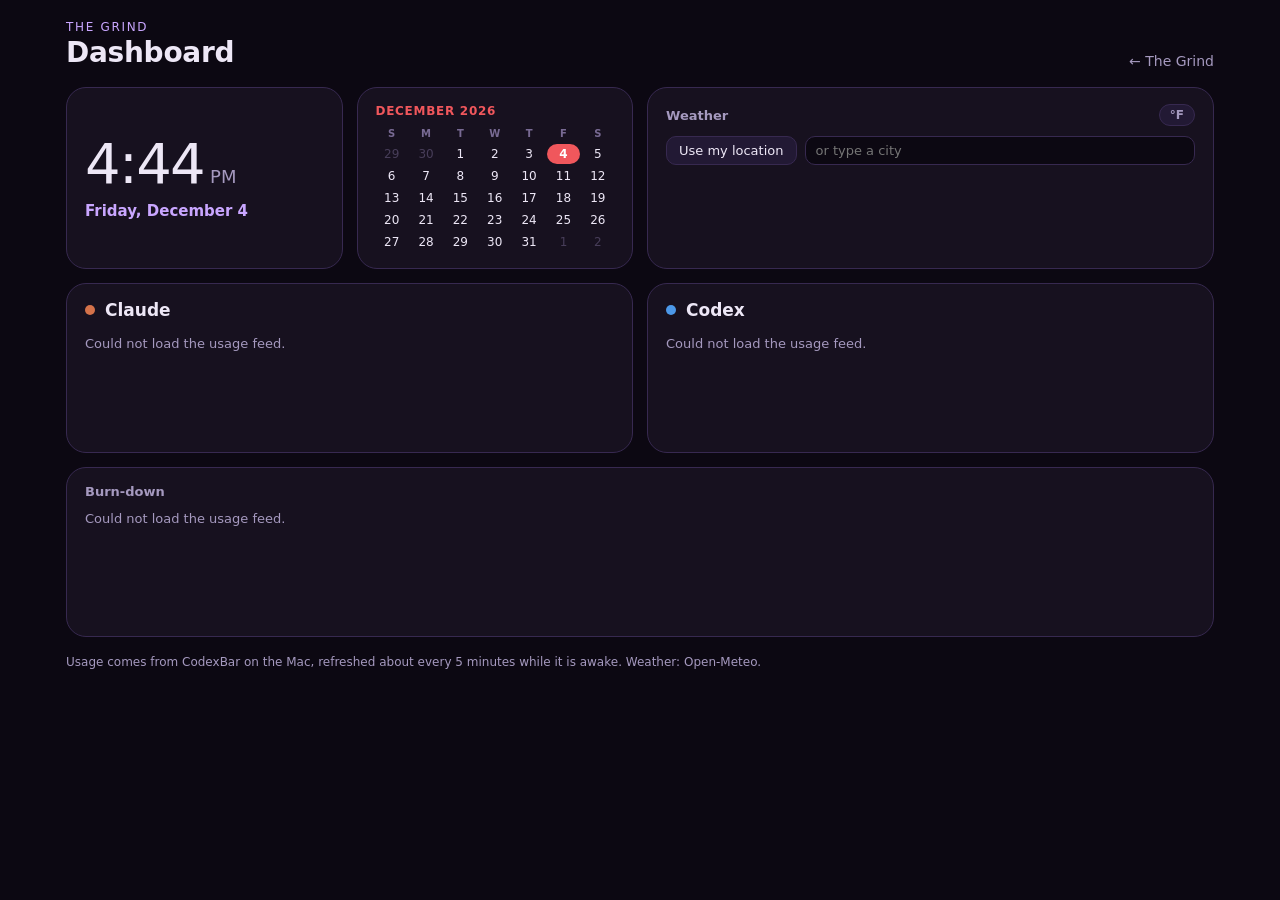
<file: dashboard/index.html>
<!doctype html>
<html lang="en">
<head>
<meta charset="utf-8">
<meta name="viewport" content="width=device-width, initial-scale=1, viewport-fit=cover">
<meta name="theme-color" content="#0C0812">
<title>Dashboard</title>
<link rel="icon" type="image/png" sizes="32x32" href="../favicon-32.png">
<link rel="apple-touch-icon" sizes="180x180" href="../apple-touch-icon.png">
<meta name="application-name" content="The Grind Dashboard">
<link rel="manifest" href="../manifest.webmanifest">
<link rel="stylesheet" href="dashboard.css">
</head>
<body>
<div class="wrap">
  <header class="top">
    <div>
      <div class="eyebrow">The Grind</div>
      <h1>Dashboard</h1>
    </div>
    <a class="back" href="../">← The Grind</a>
  </header>

  <main class="grid">
    <section class="tile clock" aria-label="Clock">
      <div class="clock-time" id="clockTime">--:--</div>
      <div class="clock-date" id="clockDate"></div>
    </section>

    <section class="tile cal" aria-label="Calendar">
      <div class="tile-head"><span id="calMonth"></span></div>
      <div class="cal-grid" id="calGrid"></div>
    </section>

    <section class="tile weather" aria-label="Weather" id="weather">
      <div class="tile-head"><span id="wxPlace">Weather</span>
        <button type="button" class="chip" id="wxUnits" title="Switch units">°F</button></div>
      <div id="wxBody"></div>
    </section>

    <section class="tile usage" aria-label="Claude usage" data-provider="claude"></section>
    <section class="tile usage" aria-label="Codex usage" data-provider="codex"></section>

    <section class="tile burn wide" aria-label="Burn-down">
      <div class="tile-head"><span>Burn-down</span><span class="muted small" id="feedAge" role="status"></span></div>
      <div class="burn-row" id="burnRow"></div>
    </section>
  </main>

  <p class="foot muted small">Usage comes from CodexBar on the Mac, refreshed about every 5 minutes while it is awake. Weather: Open-Meteo.</p>
</div>
<script src="dashboard.js"></script>
</body>
</html>
</file>
<file: dashboard/dashboard.css>
/* The Grind dashboard. Tokens match the dark theme in ../index.html. */
:root{
  --paper:#0C0812; --card:#17111F; --surface-2:#221934; --track:#372950;
  --ink:#EDE7F6; --muted:#A599BF; --muted-2:#786A93; --line:#372950;
  --signal:#A855F7; --signal-dim:#C9A6FF; --star:#F2C14E; --alarm:#F0575C; --good:#4FC48A;
  --claude:#D4724A; --codex:#4C98E8;
  --radius:20px;
  --mono: ui-monospace, "SF Mono", "Cascadia Code", "Roboto Mono", Consolas, monospace;
  --sans: system-ui, -apple-system, "Segoe UI", Roboto, Helvetica, Arial, sans-serif;
  color-scheme: dark;
}
*{box-sizing:border-box}
html,body{margin:0;background:var(--paper);color:var(--ink);font-family:var(--sans)}
body{min-height:100vh;-webkit-font-smoothing:antialiased}
.wrap{max-width:1180px;margin:0 auto;padding:max(20px,env(safe-area-inset-top)) 16px 32px}
.top{display:flex;justify-content:space-between;align-items:flex-end;gap:12px;margin-bottom:18px}
.eyebrow{font-size:12px;letter-spacing:.14em;text-transform:uppercase;color:var(--signal-dim)}
h1{margin:2px 0 0;font-size:28px;font-weight:700;letter-spacing:-.01em}
.back{color:var(--muted);text-decoration:none;font-size:14px}
.back:hover{color:var(--ink)}
.muted{color:var(--muted)} .small{font-size:12px}
.foot{margin-top:18px}

.grid{display:grid;gap:14px;grid-template-columns:repeat(4,minmax(0,1fr))}
.tile{background:var(--card);border:1px solid var(--line);border-radius:var(--radius);padding:16px 18px;min-height:170px;min-width:0}
.wide{grid-column:1/-1}
.weather,.usage{grid-column:span 2}
.tile-head{display:flex;justify-content:space-between;align-items:center;gap:8px;font-size:13px;font-weight:600;color:var(--muted);margin-bottom:10px}
.chip{font:inherit;font-size:12px;color:var(--muted);background:var(--surface-2);border:1px solid var(--line);border-radius:999px;padding:3px 10px;cursor:pointer}
.chip:hover{color:var(--ink)}

/* Clock */
.clock{display:flex;flex-direction:column;justify-content:center}
.clock-time{font-size:56px;font-weight:300;letter-spacing:-.03em;font-variant-numeric:tabular-nums;line-height:1}
.clock-time .ampm{font-size:18px;font-weight:500;color:var(--muted);margin-left:6px;letter-spacing:0}
.clock-date{margin-top:10px;color:var(--signal-dim);font-size:15px;font-weight:600}

/* Calendar */
.cal .tile-head span{color:var(--alarm);text-transform:uppercase;letter-spacing:.06em;font-size:12px}
.cal-grid{display:grid;grid-template-columns:repeat(7,1fr);gap:2px;text-align:center;font-size:12px;font-variant-numeric:tabular-nums}
.cal-grid .dow{color:var(--muted-2);font-size:10px;font-weight:700;padding-bottom:3px}
.cal-grid .d{padding:3px 0;border-radius:999px}
.cal-grid .d.out{color:var(--muted-2);opacity:.5}
.cal-grid .d.today{background:var(--alarm);color:#fff;font-weight:700}

/* Weather */
.wx-now{display:flex;align-items:center;gap:14px}
.wx-temp{font-size:48px;font-weight:300;line-height:1}
.wx-icon{font-size:38px;line-height:1}
.wx-cond{font-size:14px;font-weight:600}
.wx-hilo{font-size:13px;color:var(--muted);margin-top:2px}
.wx-days{display:grid;grid-template-columns:repeat(5,1fr);gap:6px;margin-top:14px;text-align:center;font-size:12px}
.wx-days .day{color:var(--muted)} .wx-days .ic{font-size:18px;margin:3px 0} .wx-days .lo{color:var(--muted-2)}
.wx-setup{display:flex;flex-wrap:wrap;gap:8px;align-items:center;font-size:13px;color:var(--muted)}
.wx-setup input{font:inherit;font-size:13px;background:var(--paper);color:var(--ink);border:1px solid var(--line);border-radius:10px;padding:6px 10px;min-width:0;flex:1 1 140px}
.wx-setup button{font:inherit;font-size:13px;color:var(--ink);background:var(--surface-2);border:1px solid var(--line);border-radius:10px;padding:6px 12px;cursor:pointer}

/* Usage (CodexBar "Usage" widget) */
.prov{display:flex;align-items:center;gap:10px;margin-bottom:14px}
.prov-dot{width:10px;height:10px;border-radius:50%;background:var(--pc)}
.prov-name{font-size:17px;font-weight:700}
.prov-plan{font-size:12px;color:var(--muted);background:var(--surface-2);border-radius:999px;padding:2px 9px}
.win + .win{margin-top:14px}
.win-top{display:flex;justify-content:space-between;align-items:baseline;gap:8px;font-size:13px}
.win-label{font-weight:600}
.win-pct{font-variant-numeric:tabular-nums;font-weight:700;font-size:15px}
.win-pct small{font-weight:500;color:var(--muted);font-size:12px}
.bar{position:relative;height:8px;border-radius:999px;background:var(--track);margin:6px 0 5px;overflow:visible}
.bar-fill{position:absolute;inset:0 auto 0 0;border-radius:999px;background:var(--pc);min-width:4px}
.bar-pace{position:absolute;top:-3px;bottom:-3px;width:2px;border-radius:1px;background:var(--ink);opacity:.7;box-shadow:0 0 0 2px var(--card)}
.win-meta{display:flex;justify-content:space-between;gap:8px;font-size:12px;color:var(--muted)}
.pace.good{color:var(--good)} .pace.warn{color:var(--star)} .pace.bad{color:var(--alarm)}
.extra{margin-top:14px;font-size:12px;color:var(--muted);border-top:1px solid var(--line);padding-top:10px}
.empty{font-size:13px;color:var(--muted);line-height:1.5}
.empty code{font-family:var(--mono);font-size:12px;color:var(--signal-dim)}

/* Burn-down */
.burn-row{display:grid;gap:14px;grid-template-columns:repeat(auto-fit,minmax(260px,1fr))}
.chart{position:relative;background:var(--paper);border:1px solid var(--line);border-radius:14px;padding:12px 12px 8px}
.chart-head{display:flex;justify-content:space-between;align-items:baseline;gap:8px;font-size:13px;margin-bottom:6px}
.chart-head b{display:inline-flex;align-items:center;gap:6px}
.chart-head b::before{content:"";width:8px;height:8px;border-radius:50%;background:var(--pc)}
.chart svg{display:block;width:100%;height:auto;overflow:visible;touch-action:none}
.chart .grid-line{stroke:var(--line);stroke-width:1}
.chart .axis{fill:var(--muted-2);font-size:10px;font-family:var(--sans)}
.chart .pace-line{stroke:var(--muted);stroke-width:1.5;stroke-dasharray:4 4;fill:none}
.chart .used-line{stroke:var(--pc);stroke-width:2;fill:none;stroke-linejoin:round;stroke-linecap:round}
.chart .used-area{fill:var(--pc);opacity:.12}
.chart .now-dot{fill:var(--pc);stroke:var(--paper);stroke-width:2}
.chart .xhair{stroke:var(--ink);stroke-width:1;opacity:.35}
.chart .hint{fill:var(--muted);font-size:10px}
.tip{position:absolute;pointer-events:none;background:var(--surface-2);border:1px solid var(--line);border-radius:8px;padding:5px 8px;font-size:12px;white-space:nowrap;transform:translate(-50%,-110%);z-index:2}
.tip[hidden]{display:none}
.legend{display:flex;gap:14px;font-size:11px;color:var(--muted);margin-top:4px}
.legend i{display:inline-block;width:14px;height:0;border-top:2px solid var(--pc);vertical-align:middle;margin-right:5px}
.legend i.dash{border-top:1.5px dashed var(--muted)}
.sr{position:absolute;width:1px;height:1px;overflow:hidden;clip:rect(0 0 0 0);white-space:nowrap}

@media (max-width:900px){ .grid{grid-template-columns:repeat(2,minmax(0,1fr))} }
@media (max-width:560px){
  .grid{grid-template-columns:minmax(0,1fr)}
  .weather,.usage{grid-column:auto}
  .clock-time{font-size:48px}
}
</file>
